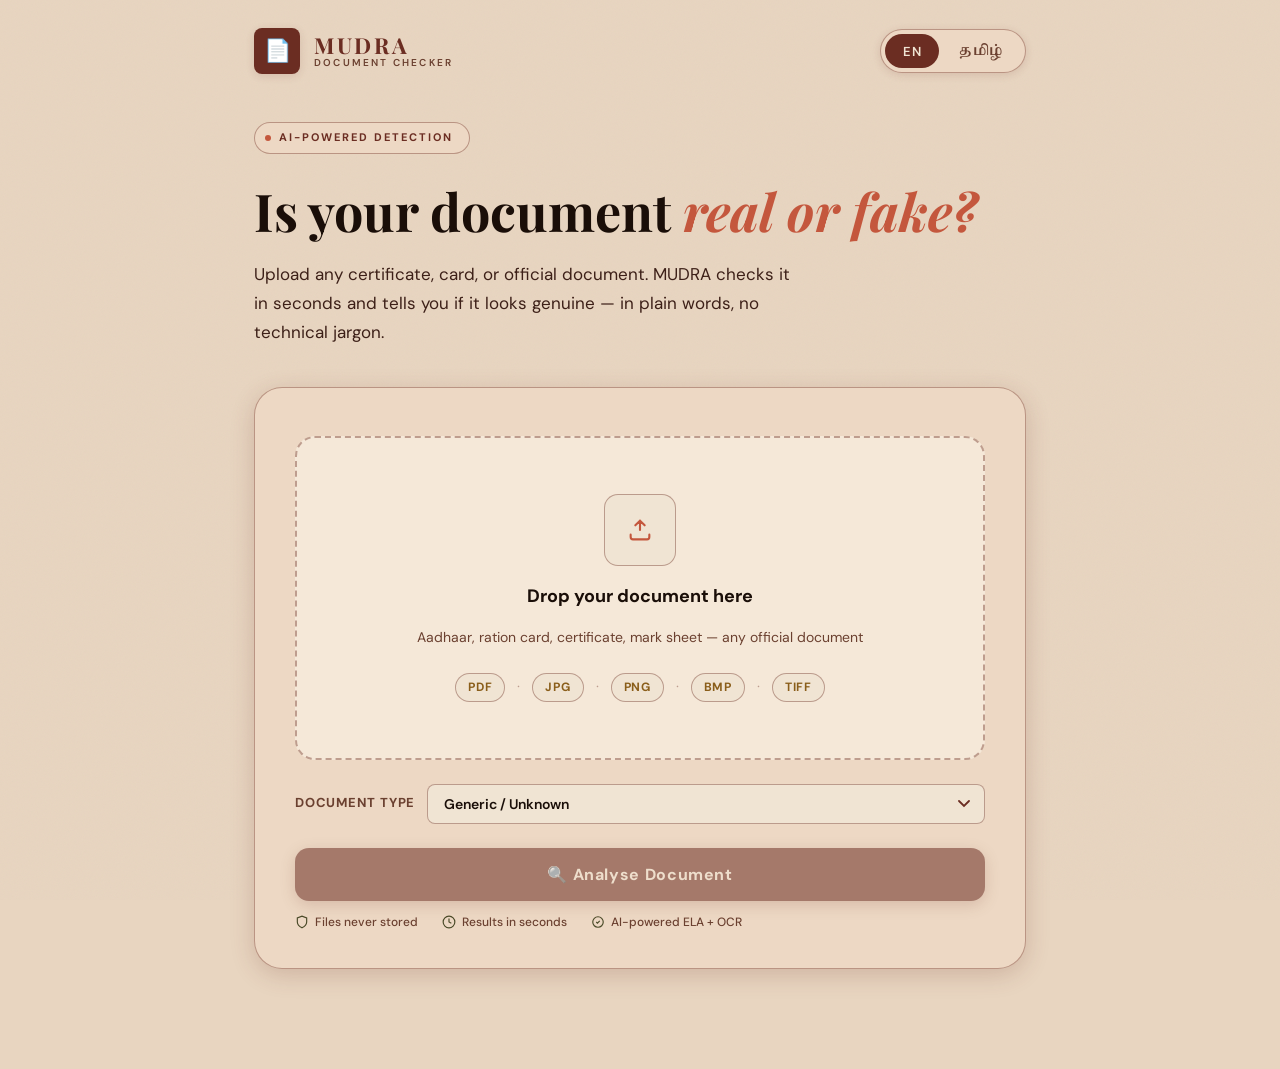
<file: templates/index.html>
<!DOCTYPE html>
<html lang="en">
<head>
  <meta charset="UTF-8" />
  <meta name="viewport" content="width=device-width, initial-scale=1.0" />
  <title>MUDRA — Document Checker</title>
  <link rel="stylesheet" href="/static/style.css" />
  <link rel="icon" href="data:image/svg+xml,<svg xmlns='http://www.w3.org/2000/svg' viewBox='0 0 32 32'><rect width='32' height='32' rx='6' fill='%237F3F33'/><text y='24' x='4' font-size='22'>📄</text></svg>" />
</head>
<body>

<!-- Loading overlay -->
<div id="loading-overlay">
  <div class="loading-spinner"></div>
  <div class="loading-text" data-en="Analysing…" data-ta="பகுப்பாய்வு செய்கிறது…">Analysing…</div>
  <div class="loading-sub" data-en="Running ELA, OCR & metadata checks on your document."
       data-ta="ELA, OCR மற்றும் மெட்டாடேட்டா சரிபார்ப்புகள் இயக்கப்படுகின்றன.">
    Running ELA, OCR &amp; metadata checks on your document.
  </div>
</div>

<div class="page-wrapper">

  <!-- NAV -->
  <nav class="nav">
    <div class="nav-brand">
      <div class="nav-logo">📄</div>
      <div class="nav-title">
        <span class="brand-name">MUDRA</span>
        <span class="brand-sub">Document Checker</span>
      </div>
    </div>
    <div class="lang-toggle">
      <button class="lang-btn active" data-lang="en">EN</button>
      <button class="lang-btn tamil" data-lang="ta">தமிழ்</button>
    </div>
  </nav>

  <!-- HERO -->
  <section class="hero">
    <div class="hero-badge">AI-powered detection</div>
    <h1 class="hero-heading">
      <span data-en="Is your document" data-ta="உங்கள் ஆவணம்">Is your document</span>
      <span class="accent" data-en="real or fake?" data-ta="உண்மையா அல்லது போலியா?">real or fake?</span>
    </h1>
    <p class="hero-desc" data-en="Upload any certificate, card, or official document. MUDRA checks it in seconds and tells you if it looks genuine — in plain words, no technical jargon."
       data-ta="எந்த சான்றிதழ், அட்டை அல்லது அதிகாரப்பூர்வ ஆவணத்தையும் பதிவேற்றுங்கள். MUDRA சில வினாடிகளில் சரிபார்த்து உண்மையானதா என்று தெளிவாக சொல்லும்.">
      Upload any certificate, card, or official document. MUDRA checks it in seconds and tells you if it looks genuine — in plain words, no technical jargon.
    </p>
  </section>

  <!-- UPLOAD CARD -->
  <div class="upload-card">
    <form id="upload-form">

      <!-- Drop zone -->
      <div class="drop-zone" id="drop-zone">
        <input type="file" id="file-input" name="file"
               accept=".pdf,.jpg,.jpeg,.png,.bmp,.tiff,.webp" />
        <div class="upload-icon-wrap">
          <svg xmlns="http://www.w3.org/2000/svg" width="28" height="28" fill="none"
               viewBox="0 0 24 24" stroke="currentColor" stroke-width="1.8">
            <path stroke-linecap="round" stroke-linejoin="round"
                  d="M4 16v2a2 2 0 002 2h12a2 2 0 002-2v-2M12 12V4m0 0L8 8m4-4l4 4"/>
          </svg>
        </div>
        <p class="drop-title" data-en="Drop your document here" data-ta="உங்கள் ஆவணத்தை இங்கே போடுங்கள்">
          Drop your document here
        </p>
        <p class="drop-sub" data-en="Aadhaar, ration card, certificate, mark sheet — any official document"
           data-ta="ஆதார், ரேஷன் கார்டு, சான்றிதழ், மார்க் ஷீட் — எந்த அதிகாரப்பூர்வ ஆவணமும்">
          Aadhaar, ration card, certificate, mark sheet — any official document
        </p>
        <div class="drop-formats">
          <span class="format-pill">PDF</span>
          <span class="drop-separator">·</span>
          <span class="format-pill">JPG</span>
          <span class="drop-separator">·</span>
          <span class="format-pill">PNG</span>
          <span class="drop-separator">·</span>
          <span class="format-pill">BMP</span>
          <span class="drop-separator">·</span>
          <span class="format-pill">TIFF</span>
        </div>
      </div>

      <!-- File preview -->
      <div class="file-preview" id="file-preview">
        <div class="file-icon" id="file-icon">📄</div>
        <div class="file-info">
          <div class="file-name" id="file-name">document.pdf</div>
          <div class="file-size" id="file-size">109.5 KB</div>
        </div>
        <button type="button" class="btn-remove" id="btn-remove" title="Remove file">✕</button>
      </div>

      <!-- Doc type -->
      <div class="doc-type-row">
        <span class="doc-type-label" data-en="Document type" data-ta="ஆவண வகை">Document type</span>
        <select class="doc-type-select" name="doc_type" id="doc-type">
          <option value="generic"     data-en="Generic / Unknown"      data-ta="பொது / தெரியாத வகை">Generic / Unknown</option>
          <option value="aadhaar"     data-en="Aadhaar Card"           data-ta="ஆதார் அட்டை">Aadhaar Card</option>
          <option value="pan"         data-en="PAN Card"               data-ta="PAN அட்டை">PAN Card</option>
          <option value="ration"      data-en="Ration Card"            data-ta="ரேஷன் கார்டு">Ration Card</option>
          <option value="marksheet"   data-en="Mark Sheet"             data-ta="மார்க் ஷீட்">Mark Sheet</option>
          <option value="certificate" data-en="Certificate / Degree"   data-ta="சான்றிதழ் / பட்டம்">Certificate / Degree</option>
          <option value="passport"    data-en="Passport"               data-ta="பாஸ்போர்ட்">Passport</option>
          <option value="licence"     data-en="Driving Licence"        data-ta="ஓட்டுநர் உரிமம்">Driving Licence</option>
        </select>
      </div>

      <!-- Analyse button -->
      <button type="submit" class="btn-analyse" id="btn-analyse" disabled>
        <div class="spinner"></div>
        <span class="btn-text" data-en="🔍 Analyse Document" data-ta="🔍 ஆவணத்தை பகுப்பாய்வு செய்">
          🔍 Analyse Document
        </span>
      </button>

    </form>

    <!-- Trust row -->
    <div class="trust-row">
      <div class="trust-item">
        <svg width="14" height="14" viewBox="0 0 24 24" fill="none" stroke="currentColor" stroke-width="2">
          <path d="M12 22s8-4 8-10V5l-8-3-8 3v7c0 6 8 10 8 10z"/>
        </svg>
        <span data-en="Files never stored" data-ta="கோப்புகள் சேமிக்கப்படுவதில்லை">Files never stored</span>
      </div>
      <div class="trust-item">
        <svg width="14" height="14" viewBox="0 0 24 24" fill="none" stroke="currentColor" stroke-width="2">
          <circle cx="12" cy="12" r="10"/><path d="M12 6v6l4 2"/>
        </svg>
        <span data-en="Results in seconds" data-ta="சில வினாடிகளில் முடிவுகள்">Results in seconds</span>
      </div>
      <div class="trust-item">
        <svg width="14" height="14" viewBox="0 0 24 24" fill="none" stroke="currentColor" stroke-width="2">
          <path d="M9 12l2 2 4-4m6 2a9 9 0 11-18 0 9 9 0 0118 0z"/>
        </svg>
        <span data-en="AI-powered ELA + OCR" data-ta="AI ஆதரவு ELA + OCR">AI-powered ELA + OCR</span>
      </div>
    </div>
  </div>

</div><!-- /page-wrapper -->

<div id="toast"></div>

<script src="/static/script.js"></script>
</body>
</html>
</file>
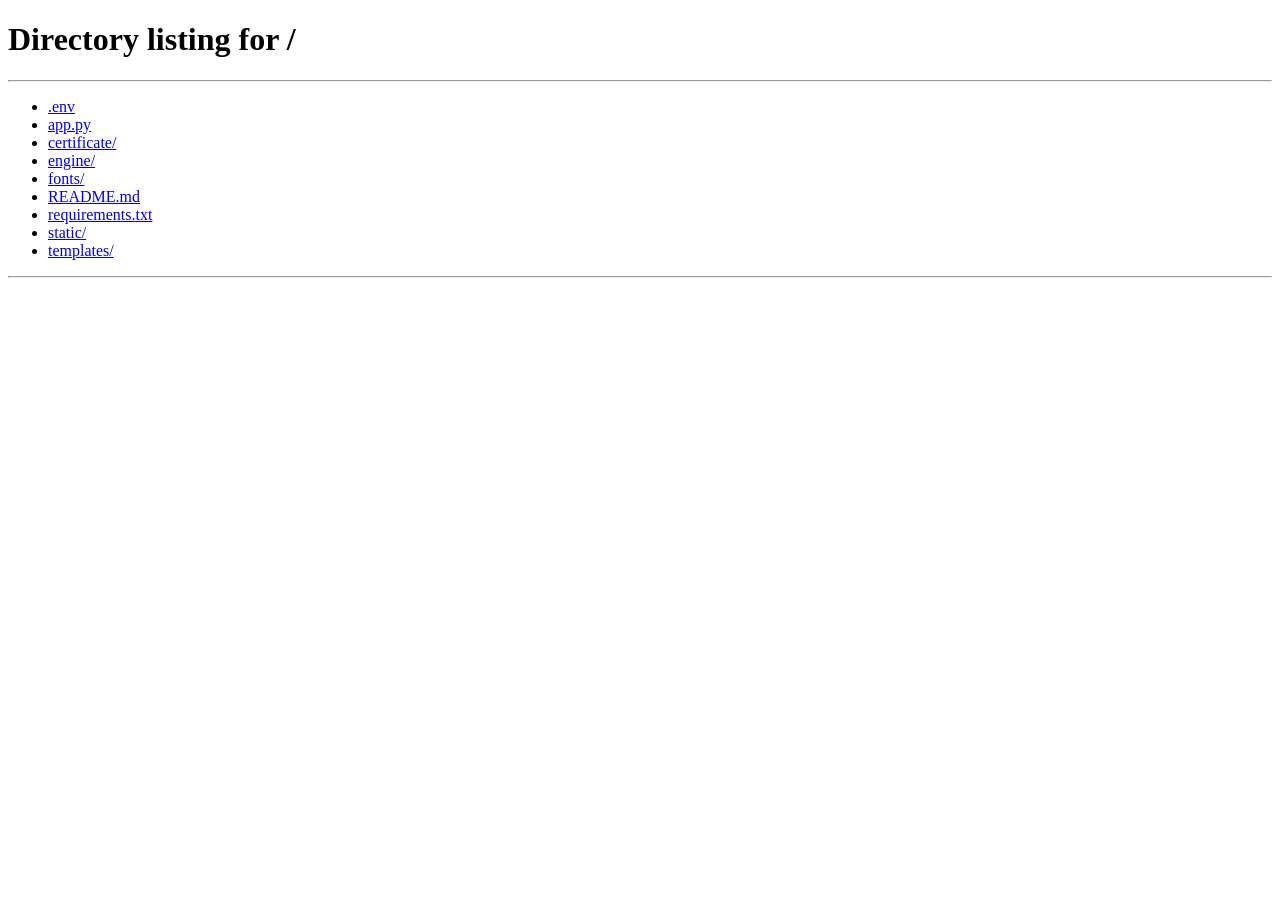
<file: templates/result.html>
<!DOCTYPE html>
<html lang="en">
<head>
  <meta charset="UTF-8" />
  <meta name="viewport" content="width=device-width, initial-scale=1.0" />
  <title>MUDRA — Result</title>
  <link rel="stylesheet" href="/static/style.css" />
  <link rel="icon" href="data:image/svg+xml,<svg xmlns='http://www.w3.org/2000/svg' viewBox='0 0 32 32'><rect width='32' height='32' rx='6' fill='%237F3F33'/><text y='24' x='4' font-size='22'>📄</text></svg>" />
  <style>
    /* ── Score ring ──────────────────────────────── */
    .score-ring-wrap {
      display: flex;
      flex-direction: column;
      align-items: center;
      gap: 10px;
      min-width: 130px;
    }
    .score-ring {
      position: relative;
      width: 110px;
      height: 110px;
      flex-shrink: 0;
    }
    .score-ring svg {
      width: 110px;
      height: 110px;
      transform: rotate(-90deg);
    }
    .score-ring-track {
      fill: none;
      stroke: rgba(0,0,0,0.08);
      stroke-width: 9;
    }
    .score-ring-fill {
      fill: none;
      stroke-width: 9;
      stroke-linecap: round;
      transition: stroke-dashoffset 0.9s cubic-bezier(.4,0,.2,1);
    }
    .score-ring.verified  .score-ring-fill { stroke: #1a9e6e; }
    .score-ring.uncertain .score-ring-fill { stroke: #d48c0a; }
    .score-ring.forged    .score-ring-fill { stroke: #d94040; }
    .score-value {
      position: absolute;
      inset: 0;
      display: flex;
      flex-direction: column;
      align-items: center;
      justify-content: center;
      gap: 2px;
    }
    .score-value strong {
      font-size: 28px;
      font-weight: 700;
      line-height: 1;
      letter-spacing: -1px;
    }
    .score-ring.verified  .score-value strong { color: #1a9e6e; }
    .score-ring.uncertain .score-value strong { color: #d48c0a; }
    .score-ring.forged    .score-value strong { color: #d94040; }
    #score-tag {
      font-size: 9px;
      font-weight: 700;
      letter-spacing: 0.08em;
      text-transform: uppercase;
      padding: 2px 7px;
      border-radius: 20px;
      line-height: 1.4;
    }
    .score-ring.verified  #score-tag { background:#d4f0e5; color:#0f6e4a; }
    .score-ring.uncertain #score-tag { background:#fce9c0; color:#7a5200; }
    .score-ring.forged    #score-tag { background:#fde0e0; color:#992020; }
    #score-meaning {
      font-size: 12px;
      line-height: 1.5;
      text-align: center;
      max-width: 150px;
      margin: 0;
      padding: 5px 10px;
      border-radius: 8px;
      font-weight: 500;
    }
    .verdict-banner.verified  #score-meaning { color:#0f6e4a; background:#d4f0e5; }
    .verdict-banner.uncertain #score-meaning { color:#7a5200; background:#fce9c0; }
    .verdict-banner.forged    #score-meaning { color:#992020; background:#fde0e0; }

    /* ── 3-bar authenticity gauge ────────────────── */
    .gauge-section {
      padding: 0 1.5rem;
      margin-bottom: 0.5rem;
    }
    .gauge-wrap {
      max-width: 560px;
      margin: 14px auto 0;
      padding: 16px 20px 14px;
      background: rgba(255,255,255,0.6);
      border-radius: 14px;
      border: 1px solid rgba(180,140,120,0.25);
    }
    .gauge-title {
      font-size: 10px;
      font-weight: 700;
      letter-spacing: 0.1em;
      text-transform: uppercase;
      color: #5a3020;
      margin: 0 0 12px;
      text-align: center;
    }
    .gauge-row {
      display: flex;
      align-items: center;
      gap: 10px;
      margin-bottom: 9px;
    }
    .gauge-row:last-child { margin-bottom: 0; }
    .gauge-label {
      font-size: 11px;
      font-weight: 700;
      width: 72px;
      flex-shrink: 0;
      letter-spacing: 0.02em;
    }
    .gauge-label.real      { color: #0f6e4a; }
    .gauge-label.uncertain { color: #7a5200; }
    .gauge-label.fake      { color: #992020; }
    .gauge-track {
      flex: 1;
      height: 12px;
      background: rgba(0,0,0,0.07);
      border-radius: 20px;
      overflow: hidden;
    }
    .gauge-bar {
      height: 100%;
      border-radius: 20px;
      width: 0%;
      transition: width 1.1s cubic-bezier(.4,0,.2,1);
    }
    .gauge-bar.real      { background: #1a9e6e; }
    .gauge-bar.uncertain { background: #d48c0a; }
    .gauge-bar.fake      { background: #d94040; }
    .gauge-pct {
      font-size: 12px;
      font-weight: 700;
      width: 40px;
      text-align: right;
      flex-shrink: 0;
    }
    .gauge-pct.real      { color: #0f6e4a; }
    .gauge-pct.uncertain { color: #7a5200; }
    .gauge-pct.fake      { color: #992020; }
  </style>
</head>
<body>

<div class="page-wrapper">

  <!-- NAV -->
  <nav class="nav">
    <div class="nav-brand">
      <a href="/" style="display:flex;align-items:center;gap:14px;">
        <div class="nav-logo">📄</div>
        <div class="nav-title">
          <span class="brand-name">MUDRA</span>
          <span class="brand-sub">Document Checker</span>
        </div>
      </a>
    </div>
    <div class="lang-toggle">
      <button class="lang-btn active" data-lang="en">EN</button>
      <button class="lang-btn tamil" data-lang="ta">தமிழ்</button>
    </div>
  </nav>

  <!-- VERDICT BANNER -->
  <div class="verdict-banner" id="verdict-banner">
    <div class="verdict-icon-wrap" id="verdict-icon">🔍</div>
    <div class="verdict-body">
      <div class="verdict-label"   id="verdict-label">Analysing…</div>
      <div class="verdict-title"   id="verdict-title">Loading result</div>
      <div class="verdict-subtitle" id="verdict-subtitle">Please wait…</div>
      <div class="cert-pill" id="cert-pill" style="display:none;">
        🪪 Cert ID: <span id="cert-id-val">—</span>
      </div>
    </div>

    <!-- SCORE RING -->
    <div class="score-ring-wrap">
      <div class="score-ring" id="score-ring">
        <svg viewBox="0 0 110 110">
          <circle class="score-ring-track" cx="55" cy="55" r="46"/>
          <circle class="score-ring-fill"  id="ring-fill"
                  cx="55" cy="55" r="46"
                  stroke-dasharray="289.03"
                  stroke-dashoffset="289.03"/>
        </svg>
        <div class="score-value">
          <strong id="score-num">—</strong>
          <span    id="score-tag">—</span>
        </div>
      </div>
      <p id="score-meaning">—</p>
    </div>
  </div>

  <!-- 3-BAR GAUGE -->
  <div class="gauge-section">
    <div class="gauge-wrap" id="gauge-wrap">
      <p class="gauge-title"
         data-en="Document Authenticity Breakdown"
         data-ta="ஆவண நம்பகத்தன்மை பகுப்பு">
        Document Authenticity Breakdown
      </p>

      <div class="gauge-row">
        <span class="gauge-label real" data-en="Real" data-ta="உண்மை">Real</span>
        <div class="gauge-track"><div class="gauge-bar real" id="bar-real"></div></div>
        <span class="gauge-pct real" id="pct-real">—</span>
      </div>

      <div class="gauge-row">
        <span class="gauge-label uncertain" data-en="Uncertain" data-ta="நிச்சயமற்றது">Uncertain</span>
        <div class="gauge-track"><div class="gauge-bar uncertain" id="bar-uncertain"></div></div>
        <span class="gauge-pct uncertain" id="pct-uncertain">—</span>
      </div>

      <div class="gauge-row">
        <span class="gauge-label fake" data-en="Fake" data-ta="போலி">Fake</span>
        <div class="gauge-track"><div class="gauge-bar fake" id="bar-fake"></div></div>
        <span class="gauge-pct fake" id="pct-fake">—</span>
      </div>
    </div>
  </div>

  <!-- RESULT GRID -->
  <div class="result-grid">

    <div class="result-card">
      <div class="card-title"><span class="dot"></span>
        <span data-en="Verification Checks" data-ta="சரிபார்ப்பு சோதனைகள்">Verification Checks</span>
      </div>
      <div class="checks-list" id="checks-list">
        <div class="check-item">
          <span class="check-status">⏳</span>
          <div class="check-content"><div class="check-name">Loading…</div></div>
        </div>
      </div>
    </div>

    <div class="result-card">
      <div class="card-title"><span class="dot" style="background:var(--amber)"></span>
        <span data-en="Anomalies Found" data-ta="கண்டறியப்பட்ட அசாதாரணங்கள்">Anomalies Found</span>
      </div>
      <div class="anomalies-list" id="anomalies-list">
        <div class="anomaly-item low">Loading…</div>
      </div>
    </div>

    <div class="result-card full">
      <div class="card-title"><span class="dot" style="background:var(--olive)"></span>
        <span data-en="Explanation" data-ta="விளக்கம்">Explanation</span>
      </div>
      <div class="explanation-tabs">
        <button class="expl-tab active" data-expl="en">English</button>
        <button class="expl-tab tamil"  data-expl="ta">தமிழ்</button>
      </div>
      <div class="explanation-text" id="expl-en">Loading explanation…</div>
      <div class="explanation-text" id="expl-ta" style="display:none;"></div>
    </div>

    <div class="result-card" id="heatmap-card">
      <div class="card-title"><span class="dot" style="background:var(--terracotta)"></span>
        <span data-en="ELA Heatmap" data-ta="ELA வெப்ப வரைபடம்">ELA Heatmap</span>
      </div>
      <div class="heatmap-wrap" id="heatmap-wrap">
        <span style="color:#555;font-size:13px;">Loading…</span>
      </div>
      <p class="heatmap-note"
         data-en="Error Level Analysis highlights regions of the image that may have been tampered with. Bright areas indicate potential manipulation."
         data-ta="பிழை நிலை பகுப்பாய்வு திருத்தப்பட்ட பகுதிகளை முன்னிலைப்படுத்துகிறது. பிரகாசமான பகுதிகள் திருத்தலைக் குறிக்கின்றன.">
        Error Level Analysis highlights regions of the image that may have been tampered with. Bright areas indicate potential manipulation.
      </p>
    </div>

    <div class="result-card">
      <div class="card-title"><span class="dot" style="background:var(--forest)"></span>
        <span data-en="File Metadata" data-ta="கோப்பு மெட்டாடேட்டா">File Metadata</span>
      </div>
      <table class="meta-table" id="meta-table">
        <tr><td colspan="2" style="color:var(--text-muted);font-size:13px;">Loading…</td></tr>
      </table>
    </div>

  </div><!-- /result-grid -->

  <div class="action-row">
    <a class="btn-primary" id="btn-download" href="#" download>
      ⬇️ <span data-en="Download Certificate" data-ta="சான்றிதழை பதிவிறக்கு">Download Certificate</span>
    </a>
    <a class="btn-secondary" href="/">
      ← <span data-en="Check Another Document" data-ta="வேறொரு ஆவணத்தை சரிபார்">Check Another Document</span>
    </a>
  </div>

</div><!-- /page-wrapper -->

<div id="toast"></div>
<script src="/static/script.js"></script>
</body>
</html>
</file>
<file: static/style.css>
/* ══════════════════════════════════════════════
   MUDRA — Document Checker  |  style.css
   Palette: terracotta · sage · wheat · cream
   ══════════════════════════════════════════════ */

@import url('https://fonts.googleapis.com/css2?family=Playfair+Display:ital,wght@0,600;0,700;1,600&family=DM+Sans:wght@300;400;500;600&family=Noto+Serif+Tamil:wght@500;700&display=swap');

/* ── Variables ─────────────────────────────── */
:root {
  --terracotta:  #6B2D22;
  --salmon:      #C4573D;
  --olive:       #4A4A28;
  --gold:        #C8960A;
  --forest:      #2E4A24;
  --amber:       #8A5E1A;
  --cream:       #F0E4D3;

  --text-primary:   #1A0E08;
  --text-secondary: #3D2018;
  --text-muted:     #6B4030;
  --border:         rgba(107,45,34,.22);
  --border-strong:  rgba(107,45,34,.40);
  --shadow-sm:  0 2px 8px rgba(107,45,34,.14);
  --shadow-md:  0 6px 24px rgba(107,45,34,.20);
  --shadow-lg:  0 16px 48px rgba(107,45,34,.26);

  --radius-sm: 8px;
  --radius-md: 14px;
  --radius-lg: 20px;
  --radius-xl: 28px;

  --font-display: 'Playfair Display', Georgia, serif;
  --font-body:    'DM Sans', sans-serif;
  --font-tamil:   'Noto Serif Tamil', serif;

  --transition: .22s cubic-bezier(.4,0,.2,1);
}

/* ── Reset ─────────────────────────────────── */
*, *::before, *::after { box-sizing: border-box; margin: 0; padding: 0; }
html { scroll-behavior: smooth; }
html, body {
  background: #E8D5C0 !important;
  color: #1A0E08 !important;
}
body {
  font-family: var(--font-body);
  background: var(--cream);
  color: var(--text-primary);
  min-height: 100vh;
  line-height: 1.6;
  -webkit-font-smoothing: antialiased;
}
a { color: inherit; text-decoration: none; }
button { cursor: pointer; font-family: inherit; border: none; background: none; }

/* ── Grain overlay ─────────────────────────── */
body::before {
  content: '';
  position: fixed; inset: 0; z-index: 0;
  background-image: url("data:image/svg+xml,%3Csvg viewBox='0 0 256 256' xmlns='http://www.w3.org/2000/svg'%3E%3Cfilter id='noise'%3E%3CfeTurbulence type='fractalNoise' baseFrequency='0.9' numOctaves='4' stitchTiles='stitch'/%3E%3C/filter%3E%3Crect width='100%25' height='100%25' filter='url(%23noise)' opacity='0.035'/%3E%3C/svg%3E");
  background-size: 200px 200px;
  pointer-events: none;
}

/* ── Layout wrapper ────────────────────────── */
.page-wrapper {
  position: relative; z-index: 1;
  max-width: 820px;
  margin: 0 auto;
  padding: 0 24px 80px;
}

/* ══════════════════════════════════════════════
   NAV
   ══════════════════════════════════════════════ */
.nav {
  display: flex;
  align-items: center;
  justify-content: space-between;
  padding: 28px 0 32px;
}

.nav-brand {
  display: flex;
  align-items: center;
  gap: 14px;
}

.nav-logo {
  width: 46px; height: 46px;
  background: var(--terracotta);
  border-radius: var(--radius-sm);
  display: grid; place-items: center;
  color: #F0E4D3;
  font-size: 22px;
  box-shadow: var(--shadow-sm);
  flex-shrink: 0;
}

.nav-title { line-height: 1; }
.nav-title .brand-name {
  font-family: var(--font-display);
  font-size: 22px;
  font-weight: 700;
  letter-spacing: .12em;
  color: var(--terracotta);
  display: block;
}
.nav-title .brand-sub {
  font-size: 10px;
  font-weight: 600;
  letter-spacing: .22em;
  text-transform: uppercase;
  color: var(--text-muted);
  display: block;
  margin-top: 2px;
}

/* Language toggle */
.lang-toggle {
  display: flex;
  background: #EDD8C4;
  border: 1.5px solid var(--border-strong);
  border-radius: 999px;
  padding: 4px;
  gap: 2px;
  box-shadow: var(--shadow-sm);
}
.lang-btn {
  padding: 6px 18px;
  border-radius: 999px;
  font-size: 13px;
  font-weight: 600;
  letter-spacing: .04em;
  transition: var(--transition);
  color: var(--text-muted);
}
.lang-btn.active,
.lang-btn:hover {
  background: var(--terracotta);
  color: #F0E4D3;
}
.lang-btn.tamil { font-family: var(--font-tamil); font-size: 14px; }

/* ══════════════════════════════════════════════
   HERO  (index)
   ══════════════════════════════════════════════ */
.hero { padding: 16px 0 40px; }

.hero-badge {
  display: inline-flex;
  align-items: center;
  gap: 8px;
  background: #EDD8C4;
  border: 1.5px solid var(--border-strong);
  border-radius: 999px;
  padding: 6px 16px 6px 10px;
  font-size: 11px;
  font-weight: 700;
  letter-spacing: .18em;
  text-transform: uppercase;
  color: var(--terracotta);
  margin-bottom: 28px;
}
.hero-badge::before {
  content: '';
  display: block;
  width: 6px; height: 6px;
  border-radius: 50%;
  background: var(--salmon);
  animation: pulse-dot 2s ease-in-out infinite;
}
@keyframes pulse-dot {
  0%, 100% { opacity: 1; transform: scale(1); }
  50%       { opacity: .5; transform: scale(1.5); }
}

.hero-heading {
  font-family: var(--font-display);
  font-size: clamp(32px, 5vw, 52px);
  font-weight: 700;
  line-height: 1.12;
  color: var(--text-primary);
  margin-bottom: 20px;
}
.hero-heading .accent {
  color: var(--salmon);
  font-style: italic;
}

.hero-desc {
  font-size: 17px;
  font-weight: 400;
  color: var(--text-secondary);
  max-width: 540px;
  line-height: 1.7;
}

/* ══════════════════════════════════════════════
   UPLOAD CARD
   ══════════════════════════════════════════════ */
.upload-card {
  background: #EDD8C4;
  border: 1.5px solid var(--border-strong);
  border-radius: var(--radius-xl);
  padding: 48px 40px 36px;
  margin-bottom: 20px;
  box-shadow: var(--shadow-md);
  transition: var(--transition);
}

.drop-zone {
  border: 2px dashed var(--border-strong);
  border-radius: var(--radius-lg);
  padding: 56px 24px;
  display: flex;
  flex-direction: column;
  align-items: center;
  gap: 16px;
  transition: var(--transition);
  cursor: pointer;
  position: relative;
  background: #F5E8D8;
}
.drop-zone.dragover {
  border-color: var(--salmon);
  background: rgba(196,87,61,.06);
}
.drop-zone input[type="file"] {
  position: absolute; inset: 0;
  opacity: 0; cursor: pointer; width: 100%; height: 100%;
}

.upload-icon-wrap {
  width: 72px; height: 72px;
  background: #F0E4D3;
  border: 1.5px solid var(--border-strong);
  border-radius: var(--radius-md);
  display: grid; place-items: center;
  font-size: 28px;
  color: var(--salmon);
  transition: var(--transition);
}
.drop-zone:hover .upload-icon-wrap,
.drop-zone.dragover .upload-icon-wrap {
  background: var(--salmon);
  color: white;
  transform: translateY(-3px);
  box-shadow: var(--shadow-md);
}

.drop-title {
  font-size: 18px;
  font-weight: 700;
  color: var(--text-primary);
}
.drop-sub {
  font-size: 14px;
  color: var(--text-muted);
  text-align: center;
}

.drop-formats {
  display: flex;
  align-items: center;
  gap: 12px;
  flex-wrap: wrap;
  justify-content: center;
  margin-top: 8px;
}
.format-pill {
  background: #F0E4D3;
  border: 1px solid var(--border-strong);
  border-radius: 999px;
  padding: 4px 12px;
  font-size: 12px;
  font-weight: 700;
  color: var(--amber);
  letter-spacing: .06em;
}
.drop-separator { color: var(--border-strong); font-weight: 300; }

.btn-choose {
  background: #F0E4D3;
  border: 1.5px solid var(--border-strong);
  border-radius: 999px;
  padding: 10px 22px;
  font-size: 14px;
  font-weight: 700;
  color: var(--terracotta);
  display: inline-flex;
  align-items: center;
  gap: 8px;
  transition: var(--transition);
  position: relative; z-index: 2;
}
.btn-choose:hover {
  background: var(--terracotta);
  border-color: var(--terracotta);
  color: white;
  transform: translateY(-1px);
  box-shadow: var(--shadow-sm);
}

/* File preview pill */
.file-preview {
  display: none;
  align-items: center;
  gap: 14px;
  background: #F5E8D8;
  border: 1.5px solid var(--border-strong);
  border-radius: var(--radius-md);
  padding: 14px 18px;
  margin-top: 8px;
  animation: slide-up .3s ease;
}
.file-preview.visible { display: flex; }
@keyframes slide-up {
  from { opacity: 0; transform: translateY(8px); }
  to   { opacity: 1; transform: translateY(0); }
}

.file-icon {
  width: 40px; height: 40px;
  background: #F0E4D3;
  border: 1px solid var(--border-strong);
  border-radius: var(--radius-sm);
  display: grid; place-items: center;
  font-size: 18px;
  color: var(--amber);
  flex-shrink: 0;
}
.file-info { flex: 1; min-width: 0; }
.file-name {
  font-size: 14px;
  font-weight: 700;
  color: var(--text-primary);
  white-space: nowrap;
  overflow: hidden;
  text-overflow: ellipsis;
}
.file-size {
  font-size: 12px;
  color: var(--text-muted);
  margin-top: 2px;
}
.btn-remove {
  width: 28px; height: 28px;
  border-radius: 50%;
  display: grid; place-items: center;
  font-size: 16px;
  color: var(--text-muted);
  transition: var(--transition);
  flex-shrink: 0;
}
.btn-remove:hover { background: #fee2e2; color: #dc2626; }

/* ── Doc type select ───────────────────────── */
.doc-type-row {
  display: flex;
  align-items: center;
  gap: 12px;
  margin-top: 24px;
  flex-wrap: wrap;
}
.doc-type-label {
  font-size: 13px;
  font-weight: 700;
  letter-spacing: .06em;
  text-transform: uppercase;
  color: var(--text-muted);
  white-space: nowrap;
}
.doc-type-select {
  flex: 1;
  min-width: 180px;
  padding: 10px 16px;
  background: #F0E4D3;
  border: 1.5px solid var(--border-strong);
  border-radius: var(--radius-sm);
  font-family: var(--font-body);
  font-size: 14px;
  font-weight: 600;
  color: var(--text-primary);
  appearance: none;
  background-image: url("data:image/svg+xml,%3Csvg xmlns='http://www.w3.org/2000/svg' width='12' height='8' viewBox='0 0 12 8'%3E%3Cpath d='M1 1l5 5 5-5' stroke='%236B2D22' stroke-width='1.8' fill='none' stroke-linecap='round'/%3E%3C/svg%3E");
  background-repeat: no-repeat;
  background-position: right 14px center;
  cursor: pointer;
  transition: var(--transition);
}
.doc-type-select:focus {
  outline: none;
  border-color: var(--salmon);
  box-shadow: 0 0 0 3px rgba(196,87,61,.15);
}

/* ── Analyse button ────────────────────────── */
.btn-analyse {
  width: 100%;
  margin-top: 24px;
  padding: 16px 32px;
  background: var(--terracotta);
  color: #F0E4D3;
  border-radius: var(--radius-md);
  font-size: 16px;
  font-weight: 700;
  letter-spacing: .04em;
  display: flex;
  align-items: center;
  justify-content: center;
  gap: 10px;
  transition: var(--transition);
  box-shadow: 0 4px 16px rgba(107,45,34,.32);
}
.btn-analyse:hover:not(:disabled) {
  background: #551F16;
  transform: translateY(-2px);
  box-shadow: 0 8px 24px rgba(107,45,34,.40);
}
.btn-analyse:disabled { opacity: .55; cursor: not-allowed; transform: none; }

.btn-analyse .spinner {
  display: none;
  width: 18px; height: 18px;
  border: 2.5px solid rgba(240,228,211,.3);
  border-top-color: #F0E4D3;
  border-radius: 50%;
  animation: spin .7s linear infinite;
}
.btn-analyse.loading .spinner { display: block; }
.btn-analyse.loading .btn-text { display: none; }
@keyframes spin { to { transform: rotate(360deg); } }

/* ── Trust row ─────────────────────────────── */
.trust-row {
  display: flex;
  gap: 24px;
  flex-wrap: wrap;
  margin-top: 12px;
}
.trust-item {
  display: flex;
  align-items: center;
  gap: 6px;
  font-size: 12px;
  font-weight: 500;
  color: var(--text-muted);
}
.trust-item svg { color: var(--olive); }


/* ══════════════════════════════════════════════
   RESULT PAGE
   ══════════════════════════════════════════════ */

/* Verdict banner */
.verdict-banner {
  border-radius: var(--radius-xl);
  padding: 40px;
  margin-bottom: 24px;
  display: flex;
  align-items: center;
  gap: 28px;
  animation: fade-in .5s ease;
  position: relative;
  overflow: hidden;
}
@keyframes fade-in {
  from { opacity: 0; transform: translateY(16px); }
  to   { opacity: 1; transform: translateY(0); }
}

.verdict-banner.verified  { background: linear-gradient(135deg, #d6eecf 0%, #c4e3bb 100%); border: 2px solid rgba(46,74,36,.35); }
.verdict-banner.forged    { background: linear-gradient(135deg, #f5d5cf 0%, #eec4bc 100%); border: 2px solid rgba(107,45,34,.40); }
.verdict-banner.uncertain { background: linear-gradient(135deg, #f5e8c8 0%, #eeddb0 100%); border: 2px solid rgba(138,94,26,.40); }

.verdict-icon-wrap {
  width: 72px; height: 72px;
  border-radius: 50%;
  display: grid; place-items: center;
  font-size: 32px;
  flex-shrink: 0;
}
.verified  .verdict-icon-wrap { background: rgba(46,74,36,.20); }
.forged    .verdict-icon-wrap { background: rgba(107,45,34,.15); }
.uncertain .verdict-icon-wrap { background: rgba(138,94,26,.20); }

.verdict-body { flex: 1; }
.verdict-label {
  font-size: 11px;
  font-weight: 800;
  letter-spacing: .22em;
  text-transform: uppercase;
  margin-bottom: 6px;
}
.verified  .verdict-label { color: var(--forest); }
.forged    .verdict-label { color: var(--terracotta); }
.uncertain .verdict-label { color: var(--amber); }

.verdict-title {
  font-family: var(--font-display);
  font-size: clamp(22px, 4vw, 32px);
  font-weight: 700;
  line-height: 1.15;
  margin-bottom: 8px;
  color: var(--text-primary);
}
.verdict-subtitle {
  font-size: 15px;
  font-weight: 500;
  color: var(--text-secondary);
}

/* Score ring */
.score-ring-wrap {
  flex-shrink: 0;
  text-align: center;
}
.score-ring {
  width: 90px; height: 90px;
  position: relative;
}
.score-ring svg { transform: rotate(-90deg); }
.score-ring-track { fill: none; stroke: rgba(0,0,0,.12); stroke-width: 7; }
.score-ring-fill  {
  fill: none; stroke-width: 7;
  stroke-linecap: round;
  transition: stroke-dashoffset 1.2s cubic-bezier(.4,0,.2,1);
}
.verified  .score-ring-fill { stroke: var(--forest); }
.forged    .score-ring-fill { stroke: var(--terracotta); }
.uncertain .score-ring-fill { stroke: var(--amber); }

.score-value {
  position: absolute; inset: 0;
  display: flex; flex-direction: column;
  align-items: center; justify-content: center;
  font-size: 20px; font-weight: 800;
  color: var(--text-primary);
}
.score-value span { font-size: 10px; font-weight: 600; color: var(--text-muted); }

/* ── Result cards grid ─────────────────────── */
.result-grid {
  display: grid;
  grid-template-columns: 1fr 1fr;
  gap: 18px;
  margin-bottom: 18px;
}
@media (max-width: 640px) {
  .result-grid { grid-template-columns: 1fr; }
}

.result-card {
  background: #EDD8C4;
  border: 1.5px solid var(--border-strong);
  border-radius: var(--radius-lg);
  padding: 28px;
  box-shadow: var(--shadow-sm);
  animation: fade-in .5s ease both;
}
.result-card:nth-child(2) { animation-delay: .08s; }
.result-card:nth-child(3) { animation-delay: .16s; }
.result-card:nth-child(4) { animation-delay: .24s; }

.card-title {
  font-size: 11px;
  font-weight: 800;
  letter-spacing: .18em;
  text-transform: uppercase;
  color: var(--text-muted);
  margin-bottom: 18px;
  display: flex;
  align-items: center;
  gap: 8px;
}
.card-title .dot {
  width: 6px; height: 6px;
  border-radius: 50%;
  background: var(--salmon);
  flex-shrink: 0;
}

/* Checks list */
.checks-list { display: flex; flex-direction: column; gap: 10px; }
.check-item {
  display: flex;
  align-items: flex-start;
  gap: 12px;
  padding: 12px 14px;
  background: #E8D5C0;
  border-radius: var(--radius-sm);
  border: 1px solid var(--border-strong);
}
.check-status {
  font-size: 16px;
  flex-shrink: 0;
  margin-top: 1px;
}
.check-content { flex: 1; min-width: 0; }
.check-name {
  font-size: 13px;
  font-weight: 700;
  color: var(--text-primary);
}
.check-detail {
  font-size: 12px;
  color: var(--text-muted);
  margin-top: 2px;
  font-weight: 500;
}

/* Anomalies */
.anomalies-list { display: flex; flex-direction: column; gap: 10px; }
.anomaly-item {
  display: flex;
  align-items: flex-start;
  gap: 10px;
  padding: 12px 14px;
  border-radius: var(--radius-sm);
  font-size: 13px;
  font-weight: 500;
}
.anomaly-item.high    { background: #fde8e8; border: 1.5px solid #f5a0a0; color: #7a0f0f; }
.anomaly-item.medium  { background: #fef3d0; border: 1.5px solid #f0c050; color: #6b3a00; }
.anomaly-item.low     { background: #e8f5ea; border: 1.5px solid #90d09a; color: #0f4a1a; }
.anomaly-icon { flex-shrink: 0; margin-top: 1px; }

/* Explanation card full-width */
.result-card.full { grid-column: 1 / -1; }

.explanation-tabs {
  display: flex;
  gap: 4px;
  margin-bottom: 18px;
  background: #E0C8B0;
  padding: 4px;
  border-radius: var(--radius-sm);
  width: fit-content;
}
.expl-tab {
  padding: 7px 20px;
  border-radius: 6px;
  font-size: 13px;
  font-weight: 700;
  color: var(--text-muted);
  transition: var(--transition);
}
.expl-tab.active { background: #F5E8D8; color: var(--terracotta); box-shadow: var(--shadow-sm); }
.expl-tab.tamil { font-family: var(--font-tamil); }

.explanation-text {
  font-size: 15px;
  line-height: 1.8;
  color: var(--text-secondary);
  font-weight: 400;
}
.explanation-text[data-lang="ta"] { font-family: var(--font-tamil); font-size: 16px; }

/* ELA heatmap card */
.heatmap-wrap {
  border-radius: var(--radius-sm);
  overflow: hidden;
  background: #111;
  min-height: 180px;
  display: flex;
  align-items: center;
  justify-content: center;
}
.heatmap-wrap img {
  width: 100%;
  height: auto;
  display: block;
  border-radius: var(--radius-sm);
}
.heatmap-note {
  font-size: 12px;
  color: var(--text-muted);
  margin-top: 10px;
  line-height: 1.6;
  font-weight: 500;
}

/* Metadata table */
.meta-table { width: 100%; border-collapse: collapse; }
.meta-table tr + tr td { border-top: 1px solid var(--border-strong); }
.meta-table td {
  padding: 10px 0;
  font-size: 13px;
  vertical-align: top;
}
.meta-table td:first-child {
  font-weight: 700;
  color: var(--text-muted);
  width: 42%;
  padding-right: 12px;
}
.meta-table td:last-child { color: var(--text-primary); word-break: break-all; font-weight: 500; }

/* ── Action row ────────────────────────────── */
.action-row {
  display: flex;
  gap: 14px;
  flex-wrap: wrap;
  margin-top: 24px;
}
.btn-primary {
  flex: 1;
  min-width: 160px;
  padding: 14px 24px;
  background: var(--terracotta);
  color: #F0E4D3;
  border-radius: var(--radius-md);
  font-size: 14px;
  font-weight: 700;
  display: flex;
  align-items: center;
  justify-content: center;
  gap: 8px;
  transition: var(--transition);
  box-shadow: 0 4px 14px rgba(107,45,34,.30);
}
.btn-primary:hover { background: #551F16; transform: translateY(-1px); box-shadow: 0 6px 20px rgba(107,45,34,.38); }

.btn-secondary {
  flex: 1;
  min-width: 140px;
  padding: 14px 24px;
  background: #EDD8C4;
  color: var(--terracotta);
  border: 1.5px solid var(--border-strong);
  border-radius: var(--radius-md);
  font-size: 14px;
  font-weight: 700;
  display: flex;
  align-items: center;
  justify-content: center;
  gap: 8px;
  transition: var(--transition);
}
.btn-secondary:hover { background: #E0C8B0; transform: translateY(-1px); }

/* ── Toast ─────────────────────────────────── */
#toast {
  position: fixed;
  bottom: 32px; left: 50%;
  transform: translateX(-50%) translateY(20px);
  background: #1a0e08;
  color: #F0E4D3;
  padding: 12px 24px;
  border-radius: 999px;
  font-size: 14px;
  font-weight: 600;
  opacity: 0;
  transition: .3s ease;
  z-index: 999;
  pointer-events: none;
  white-space: nowrap;
}
#toast.show { opacity: 1; transform: translateX(-50%) translateY(0); }

/* ── Loading overlay ───────────────────────── */
#loading-overlay {
  display: none;
  position: fixed; inset: 0; z-index: 100;
  background: rgba(232,213,192,.92);
  backdrop-filter: blur(6px);
  flex-direction: column;
  align-items: center;
  justify-content: center;
  gap: 24px;
}
#loading-overlay.active { display: flex; }
.loading-spinner {
  width: 56px; height: 56px;
  border: 4px solid var(--border-strong);
  border-top-color: var(--terracotta);
  border-radius: 50%;
  animation: spin .9s linear infinite;
}
.loading-text {
  font-family: var(--font-display);
  font-size: 22px;
  color: var(--terracotta);
  font-weight: 700;
}
.loading-sub {
  font-size: 14px;
  font-weight: 500;
  color: var(--text-muted);
  max-width: 260px;
  text-align: center;
}

/* ── Cert id pill ──────────────────────────── */
.cert-pill {
  display: inline-flex;
  align-items: center;
  gap: 8px;
  background: #E0C8B0;
  border: 1px solid var(--border-strong);
  border-radius: 999px;
  padding: 6px 16px;
  font-size: 12px;
  font-weight: 700;
  font-family: monospace;
  color: var(--amber);
  margin-top: 10px;
}

/* ── Responsive ────────────────────────────── */
@media (max-width: 560px) {
  .upload-card  { padding: 28px 20px 24px; }
  .drop-zone    { padding: 40px 16px; }
  .verdict-banner { flex-direction: column; align-items: flex-start; }
  .score-ring-wrap { align-self: flex-end; }
}
</file>
